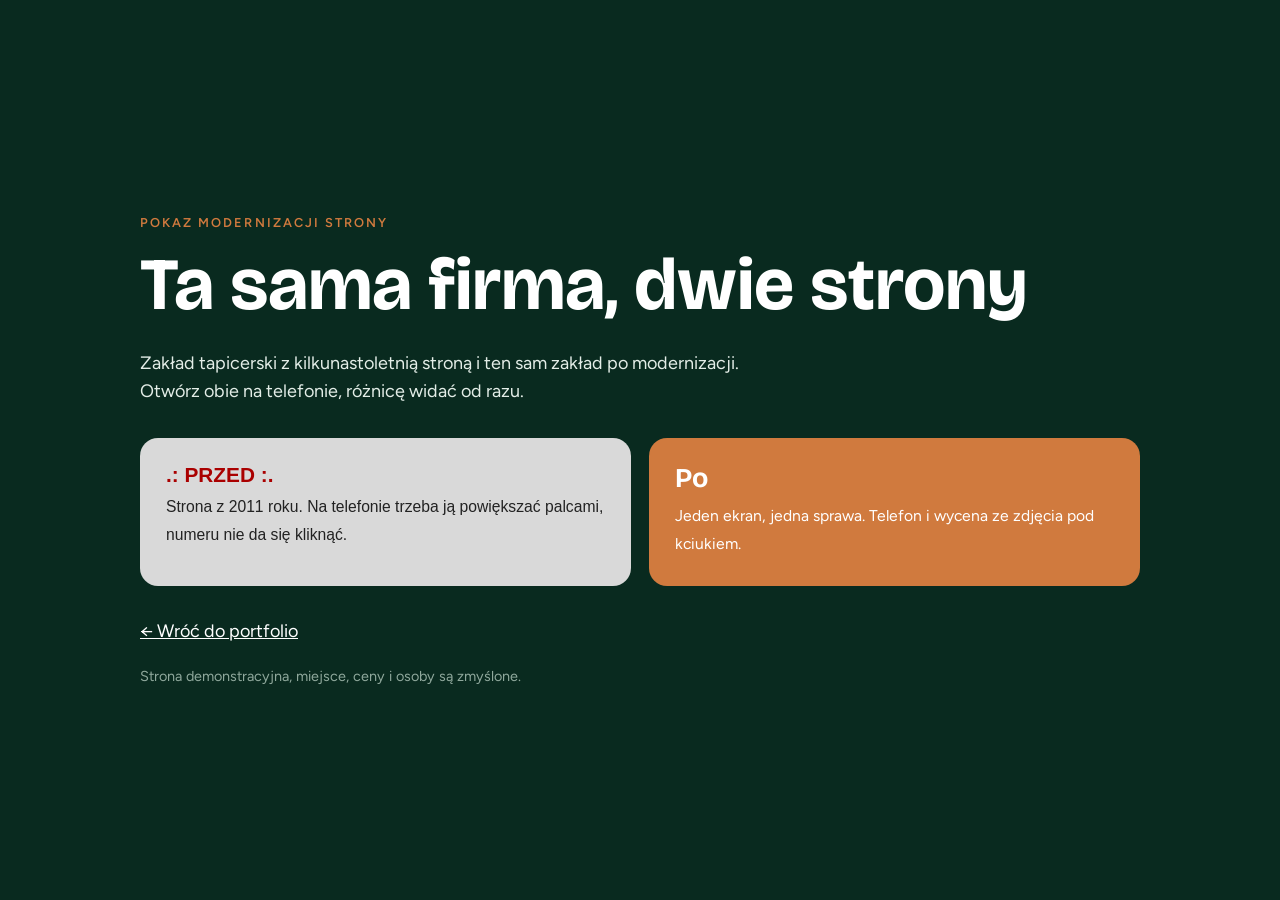
<file: index.html>
<!DOCTYPE html>
<html lang="pl">
<head>
<meta charset="utf-8">
<meta name="viewport" content="width=device-width,initial-scale=1">
<title>Modernizacja: przed i po — zakład tapicerski Sprężyna</title>
<meta name="robots" content="noindex">
<link rel="preconnect" href="https://fonts.googleapis.com">
<link rel="preconnect" href="https://fonts.gstatic.com" crossorigin>
<link href="https://fonts.googleapis.com/css2?family=Bricolage+Grotesque:opsz,wght@12..96,700&family=Figtree:wght@400;600&display=swap" rel="stylesheet">
<style>
*{box-sizing:border-box;margin:0;padding:0}
body{min-height:100vh;min-height:100svh;display:flex;flex-direction:column;justify-content:center;font-family:Figtree,system-ui,sans-serif;font-size:18px;line-height:1.55;background:#092a1f;color:#e3ede7;padding:clamp(24px,6vw,80px)}
main{width:100%;max-width:1000px;margin:0 auto}
.nad{font-size:.8rem;font-weight:600;letter-spacing:.16em;text-transform:uppercase;color:#d07a3e;margin-bottom:.9rem}
h1{font-family:"Bricolage Grotesque",sans-serif;font-size:clamp(2.3rem,7vw,4.6rem);line-height:1.05;color:#fff;margin-bottom:.35em}
p{max-width:36em}
.dwa{display:grid;grid-template-columns:1fr 1fr;gap:18px;margin:2rem 0}
.dwa a{display:block;border-radius:18px;padding:26px 26px 28px;text-decoration:none;transition:transform .15s}
.dwa a:hover{transform:translateY(-4px)}
.stara{background:#d9d9d9;color:#222;font-family:Verdana,sans-serif}
.nowa{background:#d07a3e;color:#fff}
.dwa b{display:block;font-family:"Bricolage Grotesque",sans-serif;font-size:1.7rem;line-height:1.1;margin-bottom:.3em}
.stara b{font-family:Verdana,sans-serif;font-size:1.3rem;color:#a00}
.dwa span{font-size:.98rem}
.demo{font-size:.9rem;color:#8fa89c}
@media (max-width:700px){.dwa{grid-template-columns:1fr}}
</style>
</head>
<body>
<main>
  <p class="nad">Pokaz modernizacji strony</p>
  <h1>Ta sama firma, dwie strony</h1>
  <p>Zakład tapicerski z kilkunastoletnią stroną i ten sam zakład po modernizacji. Otwórz obie na telefonie, różnicę widać od razu.</p>
  <div class="dwa">
    <a class="stara" href="przed/"><b>.: PRZED :.</b><span>Strona z 2011 roku. Na telefonie trzeba ją powiększać palcami, numeru nie da się kliknąć.</span></a>
    <a class="nowa" href="po/"><b>Po</b><span>Jeden ekran, jedna sprawa. Telefon i wycena ze zdjęcia pod kciukiem.</span></a>
  </div>
  <p style="margin-bottom:1.2rem"><a href="https://alexgreen-art.github.io/portfolio/" style="color:#fff">← Wróć do portfolio</a></p>
  <p class="demo">Strona demonstracyjna, miejsce, ceny i osoby są zmyślone.</p>
</main>
</body>
</html>
</file>
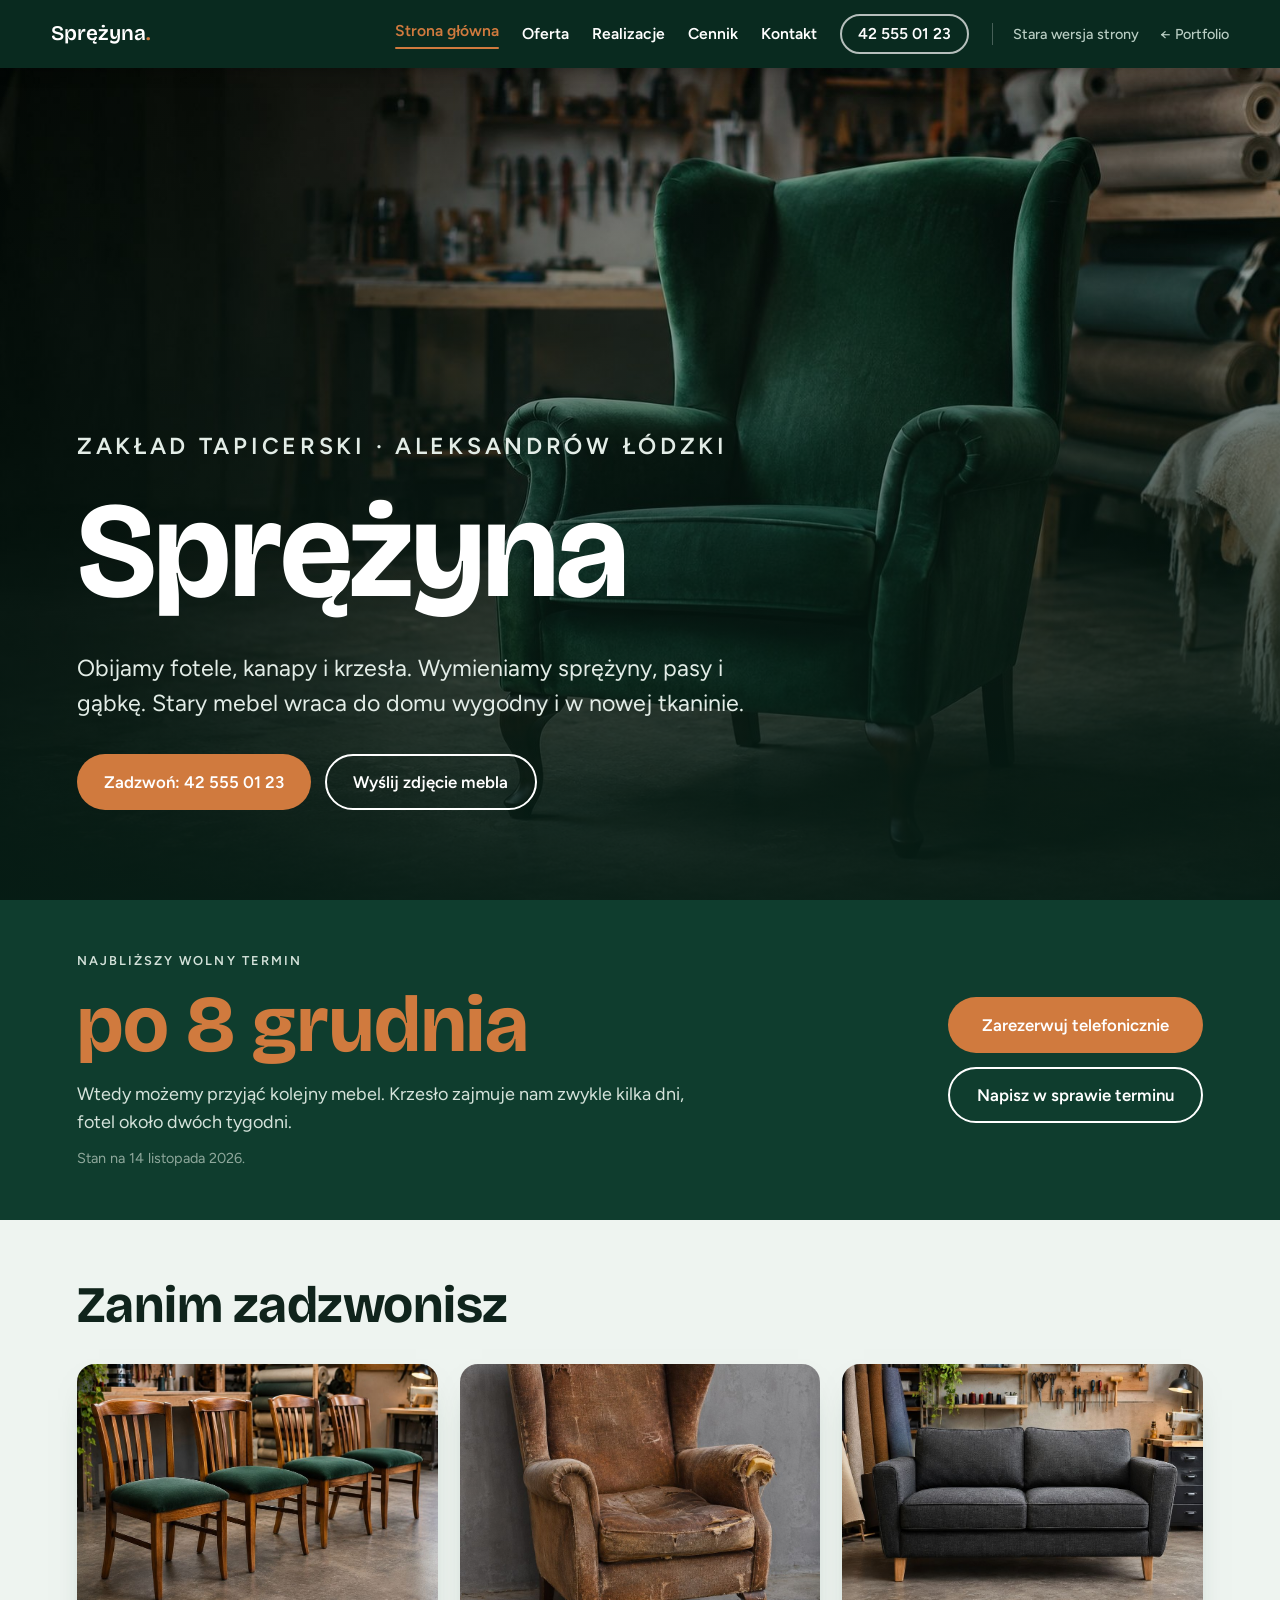
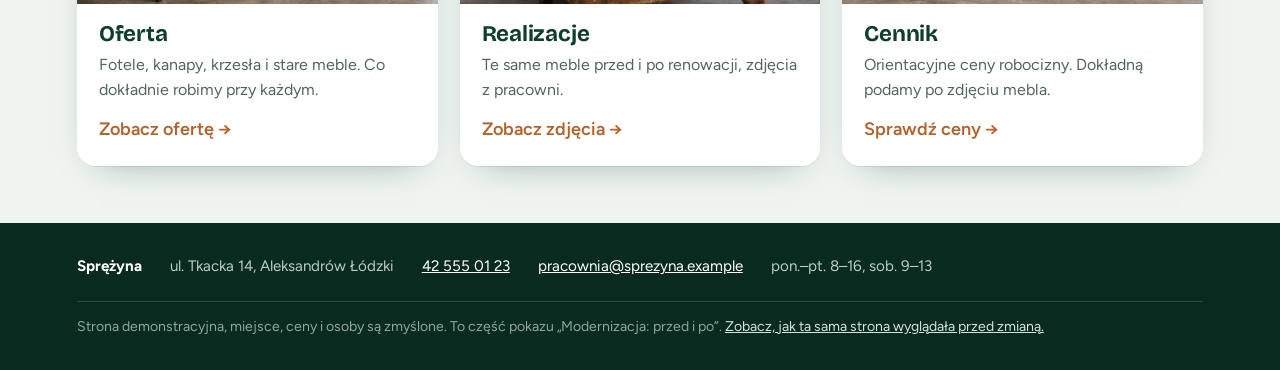
<file: po/index.html>
<!DOCTYPE html>
<html lang="pl">
<head>
<meta charset="utf-8">
<meta name="viewport" content="width=device-width,initial-scale=1">
<title>Sprężyna — zakład tapicerski, Aleksandrów Łódzki</title>
<meta name="description" content="Zakład tapicerski Sprężyna w Aleksandrowie Łódzkim. Obijamy fotele, kanapy i krzesła, wymieniamy sprężyny i pasy, odnawiamy stare meble.">
<meta name="robots" content="noindex">
<link rel="preconnect" href="https://fonts.googleapis.com">
<link rel="preconnect" href="https://fonts.gstatic.com" crossorigin>
<link href="https://fonts.googleapis.com/css2?family=Bricolage+Grotesque:opsz,wght@12..96,500;12..96,700&family=Figtree:wght@400;500;600&display=swap" rel="stylesheet">
<link rel="stylesheet" href="styl.css?v=4">
</head>
<body>

<header class="gora">
  <a class="znak" href="index.html">Sprężyna<span>.</span></a>
  <button id="menu-p" type="button" aria-expanded="false" aria-controls="menu">Menu</button>
  <nav id="menu">
      <a href="index.html" class="tu" aria-current="page">Strona główna</a>
      <a href="oferta.html">Oferta</a>
      <a href="realizacje.html">Realizacje</a>
      <a href="cennik.html">Cennik</a>
      <a href="kontakt.html">Kontakt</a>
      <a class="tel" href="tel:+48425550123">42 555 01 23</a>
      <span class="pokaz">
        <a href="../przed/">Stara wersja strony</a>
        <a href="https://alexgreen-art.github.io/portfolio/">← Portfolio</a>
      </span>
  </nav>
</header>

<main>
<section class="start">
  <img src="foto/start.jpg" alt="Odnowiony fotel uszak w pracowni tapicerskiej">
  <div class="wew">
    <p class="nadtytul">Zakład tapicerski · Aleksandrów Łódzki</p>
    <h1>Sprężyna</h1>
    <p>Obijamy fotele, kanapy i krzesła. Wymieniamy sprężyny, pasy i gąbkę. Stary mebel wraca do domu wygodny i w nowej tkaninie.</p>
    <div class="przyciski">
      <a class="przycisk glowny" href="tel:+48425550123">Zadzwoń: 42 555 01 23</a>
      <a class="przycisk obrys" href="mailto:pracownia@sprezyna.example?subject=Zapytanie%20o%20wycen%C4%99%20%E2%80%94%20zdj%C4%99cie%20mebla&body=Dzie%C5%84%20dobry%2C%0A%0Aw%20za%C5%82%C4%85czniku%20wysy%C5%82am%20zdj%C4%99cie%20mebla.%0AWymiary%20%28mniej%20wi%C4%99cej%29%3A%20%0ACo%20jest%20do%20zrobienia%3A%20%0A">Wyślij zdjęcie mebla</a>
    </div>
  </div>
</section>

<div class="ekran">
<section class="termin-pas">
  <div class="wew">
    <div>
      <p class="nadtytul">Najbliższy wolny termin</p>
      <p class="kiedy" id="kiedy">zadzwoń</p>
      <p>Wtedy możemy przyjąć kolejny mebel. Krzesło zajmuje nam zwykle kilka dni, fotel około dwóch tygodni.</p>
      <p class="stan" id="stan"></p>
    </div>
    <div class="przyciski">
      <a class="przycisk glowny" href="tel:+48425550123">Zarezerwuj telefonicznie</a>
      <a class="przycisk obrys" href="mailto:pracownia@sprezyna.example?subject=Zapytanie%20o%20wycen%C4%99%20%E2%80%94%20rezerwacja%20terminu">Napisz w sprawie terminu</a>
    </div>
  </div>
</section>

<section class="blok drogi">
  <div class="wew">
    <h2>Zanim zadzwonisz</h2>
    <div class="karty">
      <a class="karta" href="oferta.html">
        <img src="foto/krzesla.jpg" alt="" loading="lazy">
        <div><h3>Oferta</h3><p>Fotele, kanapy, krzesła i stare meble. Co dokładnie robimy przy każdym.</p><span class="dalej">Zobacz ofertę →</span></div>
      </a>
      <a class="karta" href="realizacje.html">
        <img src="foto/fotel-przed.jpg" alt="" loading="lazy" style="object-position:center 40%">
        <div><h3>Realizacje</h3><p>Te same meble przed i po renowacji, zdjęcia z pracowni.</p><span class="dalej">Zobacz zdjęcia →</span></div>
      </a>
      <a class="karta" href="cennik.html">
        <img src="foto/fotel.jpg" alt="" loading="lazy">
        <div><h3>Cennik</h3><p>Orientacyjne ceny robocizny. Dokładną podamy po zdjęciu mebla.</p><span class="dalej">Sprawdź ceny →</span></div>
      </a>
    </div>
  </div>
</section>
</div>
</main>

<footer class="stopka">
  <div class="wew">
    <b style="color:#fff">Sprężyna</b>
    <span>ul. Tkacka 14, Aleksandrów Łódzki</span>
    <a href="tel:+48425550123">42 555 01 23</a>
    <a href="mailto:pracownia@sprezyna.example?subject=Zapytanie%20o%20wycen%C4%99%20%E2%80%94%20tapicerka">pracownia@sprezyna.example</a>
    <span>pon.–pt. 8–16, sob. 9–13</span>
    <p class="demo">Strona demonstracyjna, miejsce, ceny i osoby są zmyślone. To część pokazu „Modernizacja: przed i po”. <a href="../przed/">Zobacz, jak ta sama strona wyglądała przed zmianą.</a></p>
  </div>
</footer>

<script src="../termin.js?v=2"></script>
<script>
var mp = document.getElementById("menu-p"), mn = document.getElementById("menu");
mp.addEventListener("click", function () {
  var o = mn.classList.toggle("otwarte");
  mp.setAttribute("aria-expanded", o);
  mp.textContent = o ? "Zamknij" : "Menu";
});
if (typeof NAJBLIZSZY_TERMIN === "string") document.getElementById("kiedy").textContent = NAJBLIZSZY_TERMIN;
if (typeof STAN_NA_DZIEN === "string") document.getElementById("stan").textContent = "Stan na " + STAN_NA_DZIEN + ".";
</script>
</body>
</html>
</file>
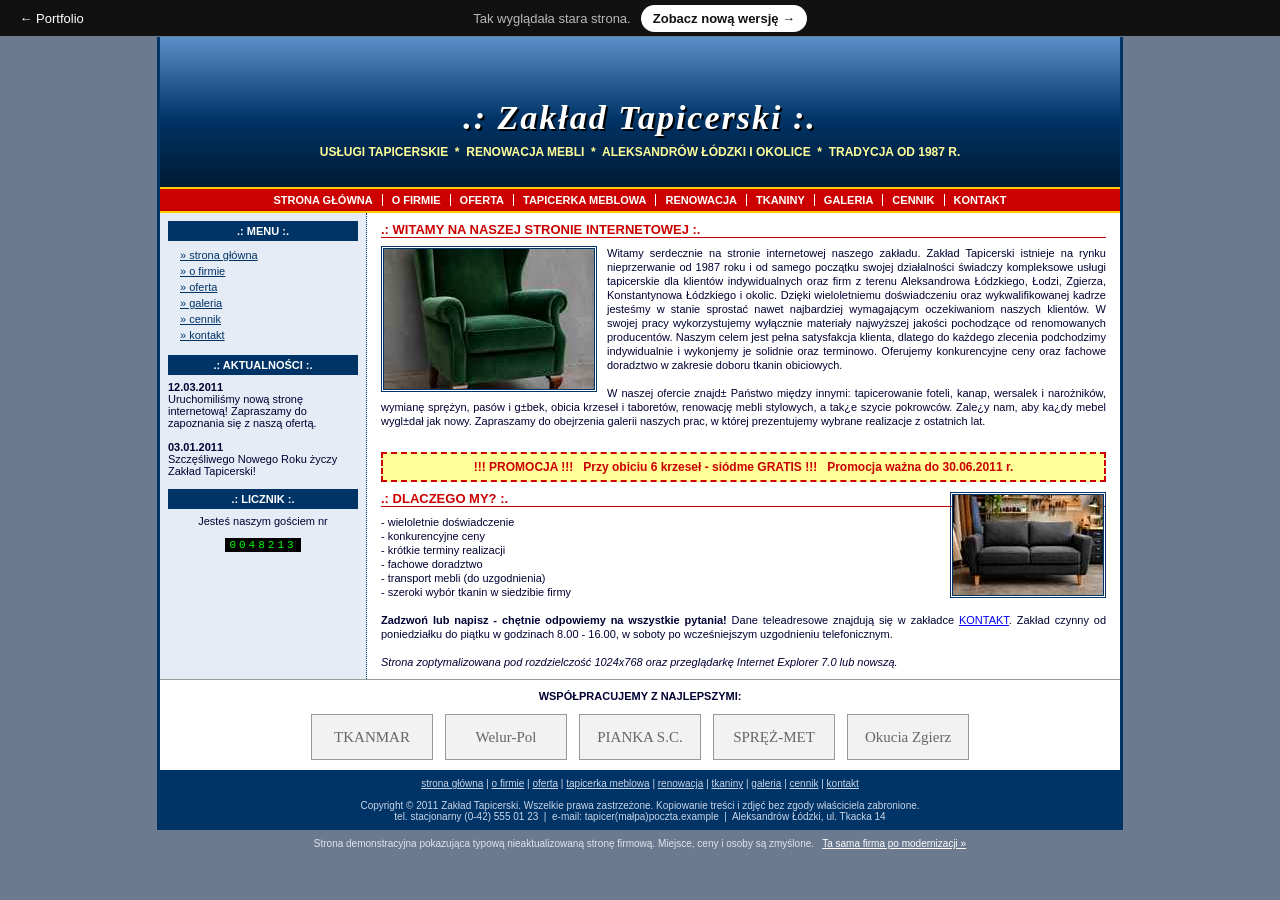
<file: przed/index.html>
<!DOCTYPE HTML PUBLIC "-//W3C//DTD HTML 4.01 Transitional//EN">
<html>
<head>
<meta http-equiv="Content-Type" content="text/html; charset=utf-8">
<title>.: ZAKŁAD TAPICERSKI :. usługi tapicerskie - tapicer - Aleksandrów Łódzki i okolice - obicia mebli - renowacja</title>
<meta name="description" content="Zakład Tapicerski - usługi tapicerskie Aleksandrów Łódzki, tapicer Łódź, obicia mebli, renowacja mebli, tapicerka">
<meta name="keywords" content="tapicer, tapicerstwo, usługi tapicerskie, obicia, fotele, kanapy, krzesła, Aleksandrów Łódzki, Łódź, Zgierz, Konstantynów, tanio, solidnie">
<meta name="robots" content="noindex">
<style type="text/css">
body { background: #6b7a8f url() repeat; margin: 0; padding: 0; font-family: Verdana, Arial, Helvetica, sans-serif; font-size: 11px; color: #000033; }
table { font-size: 11px; }
#calosc { width: 960px; margin: 0 auto; background: #ffffff; border-left: 3px solid #003366; border-right: 3px solid #003366; }
#baner { height: 150px; background: #003366; background: linear-gradient(#5b8fc7, #003366 55%, #001a33); color: #ffffff; text-align: center; }
#baner h1 { font-family: "Times New Roman", Times, serif; font-size: 34px; font-style: italic; margin: 0; padding-top: 34px; letter-spacing: 2px; text-shadow: 2px 2px 0 #000; }
#baner p { font-size: 12px; font-weight: bold; margin: 8px 0 0 0; color: #ffff99; }
#menu { background: #cc0000; border-top: 2px solid #ffcc00; border-bottom: 2px solid #ffcc00; text-align: center; padding: 5px 0; white-space: nowrap; }
#menu a { color: #ffffff; font-weight: bold; text-decoration: none; padding: 0 9px; font-size: 11px; border-right: 1px solid #ffffff; }
#menu a:hover { color: #ffff00; text-decoration: underline; }
.lewa { width: 190px; background: #e6ecf5; border-right: 1px dotted #003366; vertical-align: top; padding: 8px; }
.lewa h3 { background: #003366; color: #fff; font-size: 11px; margin: 0 0 6px 0; padding: 4px; text-align: center; }
.lewa a { display: block; color: #003366; padding: 2px 0 2px 12px; }
.srodek { vertical-align: top; padding: 10px 14px; text-align: justify; line-height: 14px; }
.srodek h2 { font-size: 13px; color: #cc0000; text-transform: uppercase; border-bottom: 1px solid #cc0000; margin: 0 0 8px 0; }
.srodek img { border: 3px double #003366; margin: 0 10px 6px 0; }
.promocja { background: #ffff99; border: 2px dashed #cc0000; color: #cc0000; font-weight: bold; text-align: center; padding: 6px; margin: 10px 0; font-size: 12px; }
.producenci { text-align: center; padding: 10px 0; border-top: 1px solid #999999; }
.producenci span { display: inline-block; width: 120px; height: 44px; line-height: 44px; border: 1px solid #999999; margin: 0 6px; color: #666666; font-family: "Times New Roman", serif; font-size: 15px; background: #f2f2f2; }
#stopka { background: #003366; color: #c9d6e8; text-align: center; padding: 8px 0; font-size: 10px; }
#stopka a { color: #c9d6e8; }
.licznik { font-family: "Courier New", monospace; background: #000; color: #00ff00; padding: 1px 4px; letter-spacing: 3px; }
.demo { width: 960px; margin: 0 auto; color: #dfe5ee; font-size: 10px; padding: 8px 0 14px 0; text-align: center; }
.demo a { color: #ffffff; }
/* pasek pokazu - nie nalezy do starej strony */
#pokaz { position: fixed; top: 0; left: 0; right: 0; z-index: 99; height: 2.8em; display: flex; align-items: center; justify-content: center; gap: 0.8em; padding: 0 0.6em; background: #111111; color: #ffffff; font-family: Arial, Helvetica, sans-serif; font-size: 13px; white-space: nowrap; }
#pokaz a { color: #ffffff; text-decoration: none; padding: 0.45em 0.9em; border-radius: 2em; }
#pokaz a.tu { background: #ffffff; color: #111111; font-weight: bold; }
#pokaz a.port { position: absolute; left: 0.6em; top: 50%; transform: translateY(-50%); }
#pokaz span { opacity: 0.7; }
body { padding-top: 37px; }
#budowa { display: none; position: fixed; left: 50%; top: 30%; width: 60%; margin-left: -30%; z-index: 98; background: #ffff99; border: 3px double #cc0000; color: #cc0000; font-family: Verdana, sans-serif; font-size: 13px; font-weight: bold; text-align: center; padding: 1.4em 0.5em; }
@media (max-device-width: 700px) { #pokaz { font-size: 3.6vw; justify-content: flex-end; } #pokaz span { display: none; } body { padding-top: 10.1vw; } #budowa { font-size: 3.6vw; } }
</style>
</head>
<body>
<div id="pokaz"><a class="port" href="https://alexgreen-art.github.io/portfolio/">&larr; Portfolio</a><span>Tak wyglądała stara strona.</span> <a class="tu" href="../po/">Zobacz nową wersję &rarr;</a></div>
<div id="budowa">.: STRONA W BUDOWIE :.<br><br>Zapraszamy wkrótce!</div>
<div id="calosc">

<table width="960" cellpadding="0" cellspacing="0" border="0">
<tr><td id="baner">
<h1>.: Zakład Tapicerski :.</h1>
<p>USŁUGI TAPICERSKIE &nbsp;*&nbsp; RENOWACJA MEBLI &nbsp;*&nbsp; ALEKSANDRÓW ŁÓDZKI I OKOLICE &nbsp;*&nbsp; TRADYCJA OD 1987 R.</p>
</td></tr>
<tr><td id="menu">
<a href="#">STRONA GŁÓWNA</a><a href="#">O FIRMIE</a><a href="#">OFERTA</a><a href="#">TAPICERKA MEBLOWA</a><a href="#">RENOWACJA</a><a href="#">TKANINY</a><a href="#">GALERIA</a><a href="#">CENNIK</a><a href="#" style="border-right:0">KONTAKT</a>
</td></tr>
</table>

<table width="960" cellpadding="0" cellspacing="0" border="0">
<tr>
<td class="lewa">
<h3>.: MENU :.</h3>
<a href="#">&raquo; strona główna</a>
<a href="#">&raquo; o firmie</a>
<a href="#">&raquo; oferta</a>
<a href="#">&raquo; galeria</a>
<a href="#">&raquo; cennik</a>
<a href="#">&raquo; kontakt</a>
<br>
<h3>.: AKTUALNOŚCI :.</h3>
<b>12.03.2011</b><br>
Uruchomiliśmy nową stronę internetową! Zapraszamy do zapoznania się z naszą ofertą.<br><br>
<b>03.01.2011</b><br>
Szczęśliwego Nowego Roku życzy Zakład Tapicerski!
<br><br>
<h3>.: LICZNIK :.</h3>
<center>Jesteś naszym gościem nr<br><br><span class="licznik">0048213</span></center>
</td>

<td class="srodek">
<h2>.: Witamy na naszej stronie internetowej :.</h2>
<img src="foto/fotel1.jpg" alt="fotel po renowacji" width="210" height="140" align="left">
Witamy serdecznie na stronie internetowej naszego zakładu. Zakład Tapicerski istnieje na rynku nieprzerwanie od 1987 roku i od samego początku swojej działalności świadczy kompleksowe usługi tapicerskie dla klientów indywidualnych oraz firm z terenu Aleksandrowa Łódzkiego, Łodzi, Zgierza, Konstantynowa Łódzkiego i okolic. Dzięki wieloletniemu doświadczeniu oraz wykwalifikowanej kadrze jesteśmy w stanie sprostać nawet najbardziej wymagającym oczekiwaniom naszych klientów. W swojej pracy wykorzystujemy wyłącznie materiały najwyższej jakości pochodzące od renomowanych producentów. Naszym celem jest pełna satysfakcja klienta, dlatego do każdego zlecenia podchodzimy indywidualnie i wykonjemy je solidnie oraz terminowo. Oferujemy konkurencyjne ceny oraz fachowe doradztwo w zakresie doboru tkanin obiciowych.
<br><br>
W naszej ofercie znajd± Państwo między innymi: tapicerowanie foteli, kanap, wersalek i narożników, wymianę sprężyn, pasów i g±bek, obicia krzeseł i taboretów, renowację mebli stylowych, a tak¿e szycie pokrowców. Zale¿y nam, aby ka¿dy mebel wygl±dał jak nowy. Zapraszamy do obejrzenia galerii naszych prac, w której prezentujemy wybrane realizacje z ostatnich lat.
<br><br>
<div class="promocja">!!! PROMOCJA !!! &nbsp; Przy obiciu 6 krzeseł - siódme GRATIS !!! &nbsp; Promocja ważna do 30.06.2011 r.</div>
<img src="foto/kanapa_przed_po_mala.jpg" alt="kanapa" width="150" height="100" align="right" style="margin:0 0 6px 10px">
<h2>.: Dlaczego my? :.</h2>
- wieloletnie doświadczenie<br>
- konkurencyjne ceny<br>
- krótkie terminy realizacji<br>
- fachowe doradztwo<br>
- transport mebli (do uzgodnienia)<br>
- szeroki wybór tkanin w siedzibie firmy<br>
<br>
<b>Zadzwoń lub napisz - chętnie odpowiemy na wszystkie pytania!</b> Dane teleadresowe znajdują się w zakładce <a href="#">KONTAKT</a>. Zakład czynny od poniedziałku do piątku w godzinach 8.00 - 16.00, w soboty po wcześniejszym uzgodnieniu telefonicznym.
<br><br>
<i>Strona zoptymalizowana pod rozdzielczość 1024x768 oraz przeglądarkę Internet Explorer 7.0 lub nowszą.</i>
</td>
</tr>
</table>

<div class="producenci">
<b>WSPÓŁPRACUJEMY Z NAJLEPSZYMI:</b><br><br>
<span>TKANMAR</span><span>Welur-Pol</span><span>PIANKA S.C.</span><span>SPRĘŻ-MET</span><span>Okucia Zgierz</span>
</div>

<div id="stopka">
<a href="#">strona główna</a> | <a href="#">o firmie</a> | <a href="#">oferta</a> | <a href="#">tapicerka meblowa</a> | <a href="#">renowacja</a> | <a href="#">tkaniny</a> | <a href="#">galeria</a> | <a href="#">cennik</a> | <a href="#">kontakt</a>
<br><br>
Copyright &copy; 2011 Zakład Tapicerski. Wszelkie prawa zastrzeżone. Kopiowanie treści i zdjęć bez zgody właściciela zabronione.
<br>
tel. stacjonarny (0-42) 555 01 23 &nbsp;|&nbsp; e-mail: tapicer(małpa)poczta.example &nbsp;|&nbsp; Aleksandrów Łódzki, ul. Tkacka 14
</div>

</div>
<div class="demo">Strona demonstracyjna pokazująca typową nieaktualizowaną stronę firmową. Miejsce, ceny i osoby są zmyślone. &nbsp; <a href="../po/">Ta sama firma po modernizacji &raquo;</a></div>
<script type="text/javascript">
var linki = document.getElementById("calosc").getElementsByTagName("a");
var okno = document.getElementById("budowa");
var zegar;
for (var i = 0; i < linki.length; i++) {
  linki[i].onclick = function () {
    okno.style.display = "block";
    clearTimeout(zegar);
    zegar = setTimeout(function () { okno.style.display = "none"; }, 1800);
    return false;
  };
}
</script>
</body>
</html>
</file>
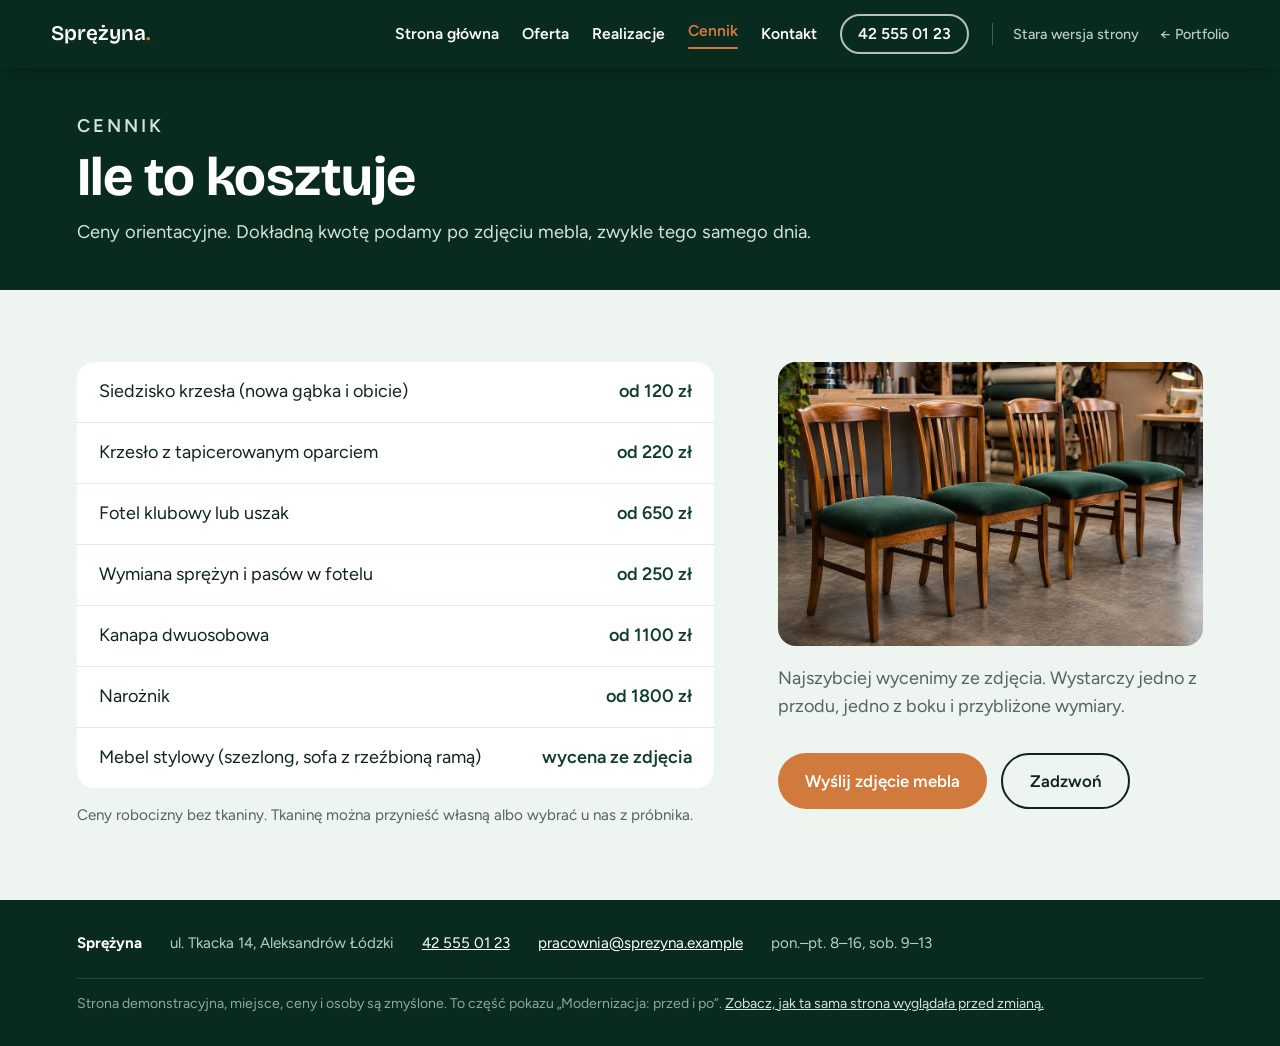
<file: po/cennik.html>
<!DOCTYPE html>
<html lang="pl">
<head>
<meta charset="utf-8">
<meta name="viewport" content="width=device-width,initial-scale=1">
<title>Cennik — Sprężyna, zakład tapicerski</title>
<meta name="description" content="Orientacyjne ceny usług tapicerskich: krzesła, fotele, kanapy, narożniki.">
<meta name="robots" content="noindex">
<link rel="preconnect" href="https://fonts.googleapis.com">
<link rel="preconnect" href="https://fonts.gstatic.com" crossorigin>
<link href="https://fonts.googleapis.com/css2?family=Bricolage+Grotesque:opsz,wght@12..96,500;12..96,700&family=Figtree:wght@400;500;600&display=swap" rel="stylesheet">
<link rel="stylesheet" href="styl.css?v=4">
</head>
<body>

<header class="gora">
  <a class="znak" href="index.html">Sprężyna<span>.</span></a>
  <button id="menu-p" type="button" aria-expanded="false" aria-controls="menu">Menu</button>
  <nav id="menu">
      <a href="index.html">Strona główna</a>
      <a href="oferta.html">Oferta</a>
      <a href="realizacje.html">Realizacje</a>
      <a href="cennik.html" class="tu" aria-current="page">Cennik</a>
      <a href="kontakt.html">Kontakt</a>
      <a class="tel" href="tel:+48425550123">42 555 01 23</a>
      <span class="pokaz">
        <a href="../przed/">Stara wersja strony</a>
        <a href="https://alexgreen-art.github.io/portfolio/">← Portfolio</a>
      </span>
  </nav>
</header>

<main>
<div class="ekran">
<section class="tytul">
  <div class="wew">
    <p class="nadtytul">Cennik</p>
    <h1>Ile to kosztuje</h1>
    <p>Ceny orientacyjne. Dokładną kwotę podamy po zdjęciu mebla, zwykle tego samego dnia.</p>
  </div>
</section>
<section class="blok">
  <div class="wew cennik-uklad">
    <div>
      <table class="cennik"><tbody id="ceny"><tr><td>Cennik się wczytuje…</td><td></td></tr></tbody></table>
      <p class="uwaga" id="uwaga"></p>
    </div>
    <aside>
      <img src="foto/krzesla.jpg" alt="Krzesła z nowymi siedziskami" loading="lazy">
      <p>Najszybciej wycenimy ze zdjęcia. Wystarczy jedno z przodu, jedno z boku i przybliżone wymiary.</p>
      <div class="przyciski">
        <a class="przycisk glowny" href="mailto:pracownia@sprezyna.example?subject=Zapytanie%20o%20wycen%C4%99%20%E2%80%94%20zdj%C4%99cie%20mebla&body=Dzie%C5%84%20dobry%2C%0A%0Aw%20za%C5%82%C4%85czniku%20wysy%C5%82am%20zdj%C4%99cie%20mebla.%0AWymiary%20%28mniej%20wi%C4%99cej%29%3A%20%0ACo%20jest%20do%20zrobienia%3A%20%0A">Wyślij zdjęcie mebla</a>
        <a class="przycisk obrys" href="tel:+48425550123">Zadzwoń</a>
      </div>
    </aside>
  </div>
</section>
</div>
</main>

<footer class="stopka">
  <div class="wew">
    <b style="color:#fff">Sprężyna</b>
    <span>ul. Tkacka 14, Aleksandrów Łódzki</span>
    <a href="tel:+48425550123">42 555 01 23</a>
    <a href="mailto:pracownia@sprezyna.example?subject=Zapytanie%20o%20wycen%C4%99%20%E2%80%94%20tapicerka">pracownia@sprezyna.example</a>
    <span>pon.–pt. 8–16, sob. 9–13</span>
    <p class="demo">Strona demonstracyjna, miejsce, ceny i osoby są zmyślone. To część pokazu „Modernizacja: przed i po”. <a href="../przed/">Zobacz, jak ta sama strona wyglądała przed zmianą.</a></p>
  </div>
</footer>

<script src="../termin.js?v=2"></script>
<script>
var mp = document.getElementById("menu-p"), mn = document.getElementById("menu");
mp.addEventListener("click", function () {
  var o = mn.classList.toggle("otwarte");
  mp.setAttribute("aria-expanded", o);
  mp.textContent = o ? "Zamknij" : "Menu";
});
if (typeof CENNIK === "object") {
  var tb = document.getElementById("ceny"); tb.innerHTML = "";
  CENNIK.forEach(function (w) {
    var tr = document.createElement("tr");
    var a = document.createElement("td"); a.textContent = w[0];
    var b = document.createElement("td"); b.textContent = w[1];
    tr.appendChild(a); tr.appendChild(b); tb.appendChild(tr);
  });
}
if (typeof CENNIK_UWAGA === "string") document.getElementById("uwaga").textContent = CENNIK_UWAGA;
</script>
</body>
</html>
</file>
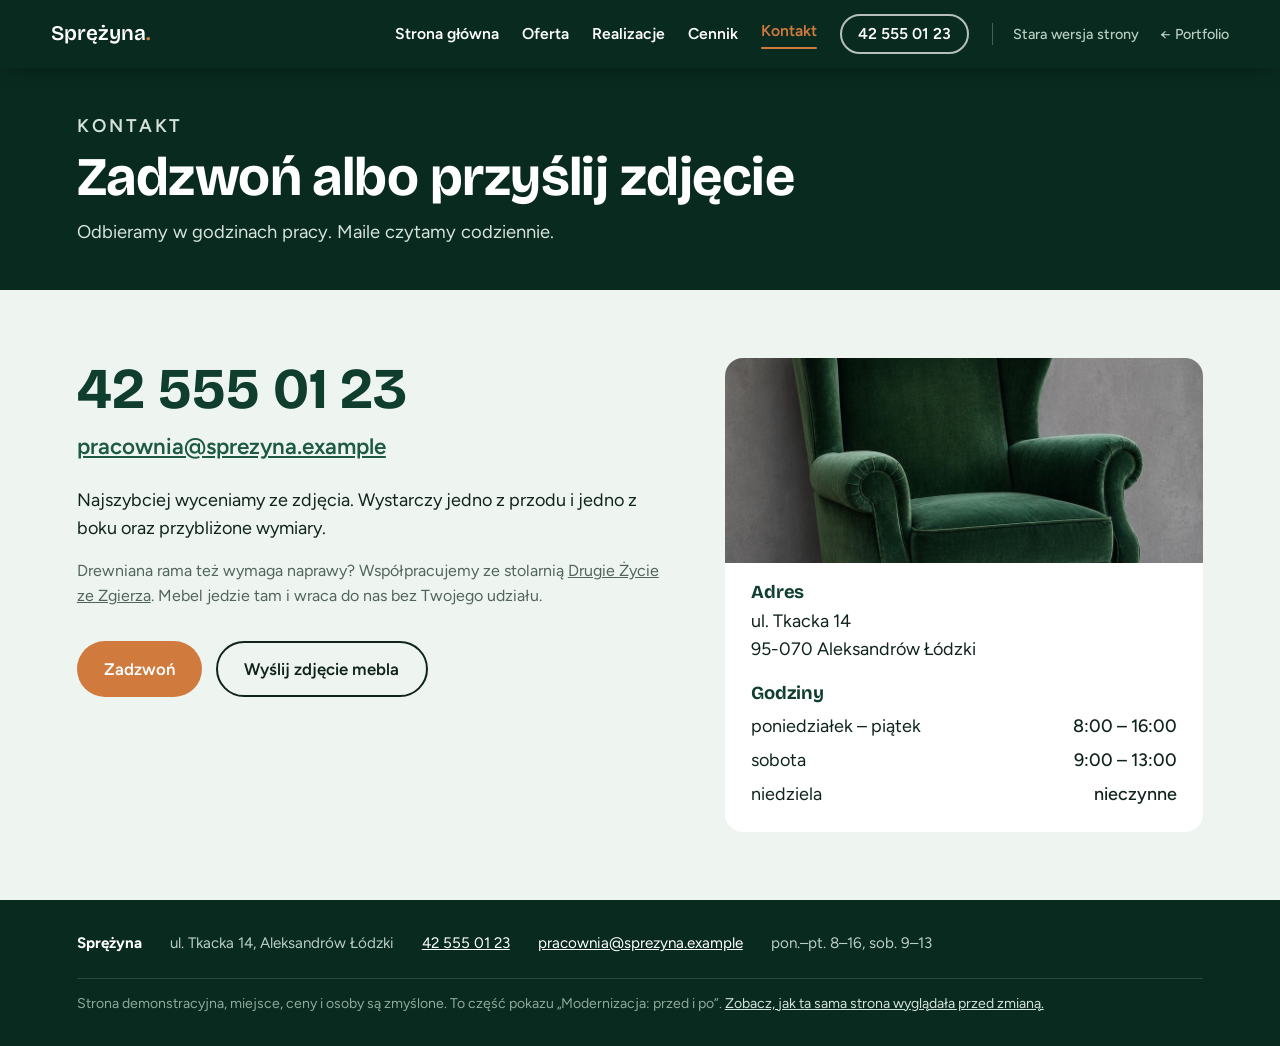
<file: po/kontakt.html>
<!DOCTYPE html>
<html lang="pl">
<head>
<meta charset="utf-8">
<meta name="viewport" content="width=device-width,initial-scale=1">
<title>Kontakt — Sprężyna, zakład tapicerski</title>
<meta name="description" content="Telefon, adres i godziny otwarcia zakładu tapicerskiego Sprężyna w Aleksandrowie Łódzkim.">
<meta name="robots" content="noindex">
<link rel="preconnect" href="https://fonts.googleapis.com">
<link rel="preconnect" href="https://fonts.gstatic.com" crossorigin>
<link href="https://fonts.googleapis.com/css2?family=Bricolage+Grotesque:opsz,wght@12..96,500;12..96,700&family=Figtree:wght@400;500;600&display=swap" rel="stylesheet">
<link rel="stylesheet" href="styl.css?v=4">
</head>
<body>

<header class="gora">
  <a class="znak" href="index.html">Sprężyna<span>.</span></a>
  <button id="menu-p" type="button" aria-expanded="false" aria-controls="menu">Menu</button>
  <nav id="menu">
      <a href="index.html">Strona główna</a>
      <a href="oferta.html">Oferta</a>
      <a href="realizacje.html">Realizacje</a>
      <a href="cennik.html">Cennik</a>
      <a href="kontakt.html" class="tu" aria-current="page">Kontakt</a>
      <a class="tel" href="tel:+48425550123">42 555 01 23</a>
      <span class="pokaz">
        <a href="../przed/">Stara wersja strony</a>
        <a href="https://alexgreen-art.github.io/portfolio/">← Portfolio</a>
      </span>
  </nav>
</header>

<main>
<div class="ekran">
<section class="tytul">
  <div class="wew">
    <p class="nadtytul">Kontakt</p>
    <h1>Zadzwoń albo przyślij zdjęcie</h1>
    <p>Odbieramy w godzinach pracy. Maile czytamy codziennie.</p>
  </div>
</section>
<section class="blok">
  <div class="wew kontakt">
    <div>
      <a class="duzy" href="tel:+48425550123">42 555 01 23</a>
      <a class="mail" href="mailto:pracownia@sprezyna.example?subject=Zapytanie%20o%20wycen%C4%99%20%E2%80%94%20tapicerka">pracownia@sprezyna.example</a>
      <p>Najszybciej wyceniamy ze zdjęcia. Wystarczy jedno z przodu i jedno z boku oraz przybliżone wymiary.</p>
      <p class="sasiad">Drewniana rama też wymaga naprawy? Współpracujemy ze stolarnią <a href="https://alexgreen-art.github.io/stolarnia/">Drugie Życie ze Zgierza</a>. Mebel jedzie tam i wraca do nas bez Twojego udziału.</p>
      <div class="przyciski">
        <a class="przycisk glowny" href="tel:+48425550123">Zadzwoń</a>
        <a class="przycisk obrys" href="mailto:pracownia@sprezyna.example?subject=Zapytanie%20o%20wycen%C4%99%20%E2%80%94%20zdj%C4%99cie%20mebla&body=Dzie%C5%84%20dobry%2C%0A%0Aw%20za%C5%82%C4%85czniku%20wysy%C5%82am%20zdj%C4%99cie%20mebla.%0AWymiary%20%28mniej%20wi%C4%99cej%29%3A%20%0ACo%20jest%20do%20zrobienia%3A%20%0A">Wyślij zdjęcie mebla</a>
      </div>
    </div>
    <div class="dane">
      <img src="foto/fotel-po.jpg" alt="Fotel uszak po renowacji" loading="lazy" style="object-position:center 35%">
      <div>
        <h3>Adres</h3>
        <p>ul. Tkacka 14<br>95-070 Aleksandrów Łódzki</p>
        <h3>Godziny</h3>
        <table>
          <tr><td>poniedziałek – piątek</td><td>8:00 – 16:00</td></tr>
          <tr><td>sobota</td><td>9:00 – 13:00</td></tr>
          <tr><td>niedziela</td><td>nieczynne</td></tr>
        </table>
      </div>
    </div>
  </div>
</section>
</div>
</main>

<footer class="stopka">
  <div class="wew">
    <b style="color:#fff">Sprężyna</b>
    <span>ul. Tkacka 14, Aleksandrów Łódzki</span>
    <a href="tel:+48425550123">42 555 01 23</a>
    <a href="mailto:pracownia@sprezyna.example?subject=Zapytanie%20o%20wycen%C4%99%20%E2%80%94%20tapicerka">pracownia@sprezyna.example</a>
    <span>pon.–pt. 8–16, sob. 9–13</span>
    <p class="demo">Strona demonstracyjna, miejsce, ceny i osoby są zmyślone. To część pokazu „Modernizacja: przed i po”. <a href="../przed/">Zobacz, jak ta sama strona wyglądała przed zmianą.</a></p>
  </div>
</footer>

<script>
var mp = document.getElementById("menu-p"), mn = document.getElementById("menu");
mp.addEventListener("click", function () {
  var o = mn.classList.toggle("otwarte");
  mp.setAttribute("aria-expanded", o);
  mp.textContent = o ? "Zamknij" : "Menu";
});
</script>
</body>
</html>
</file>
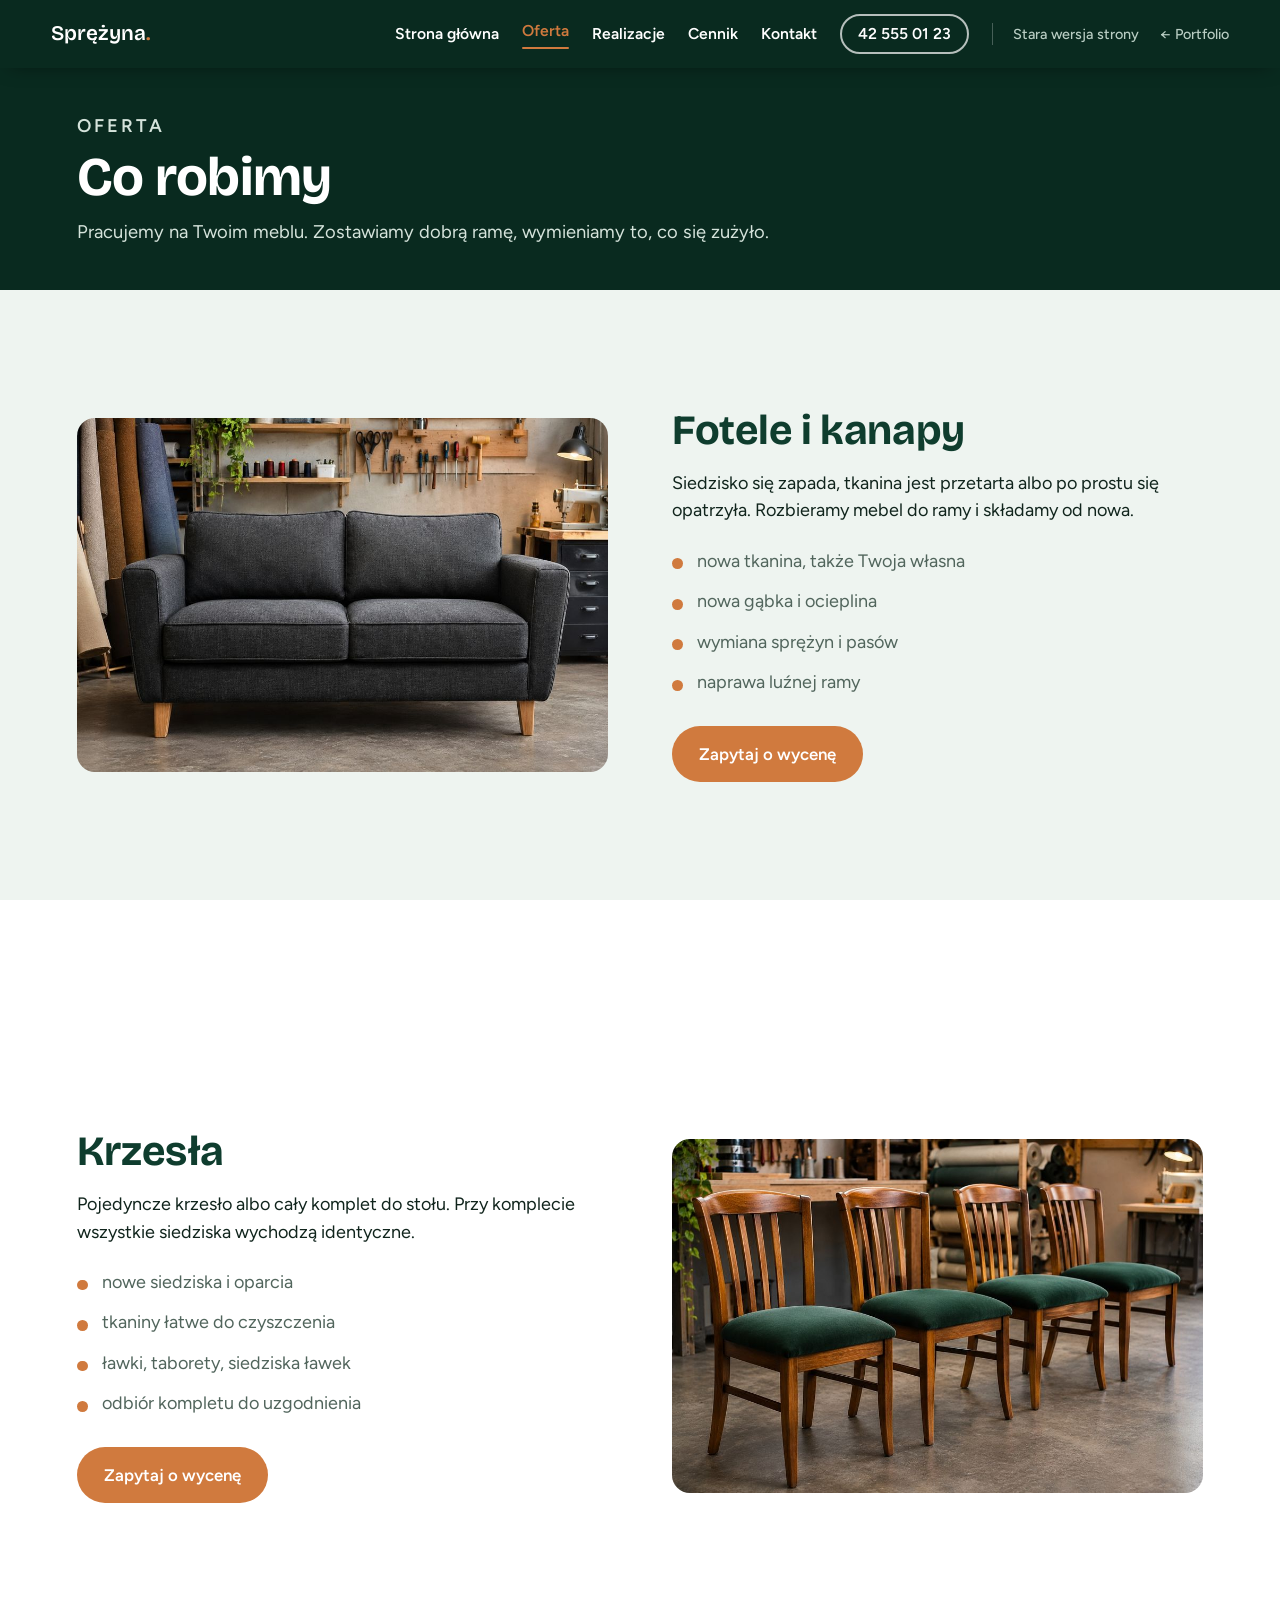
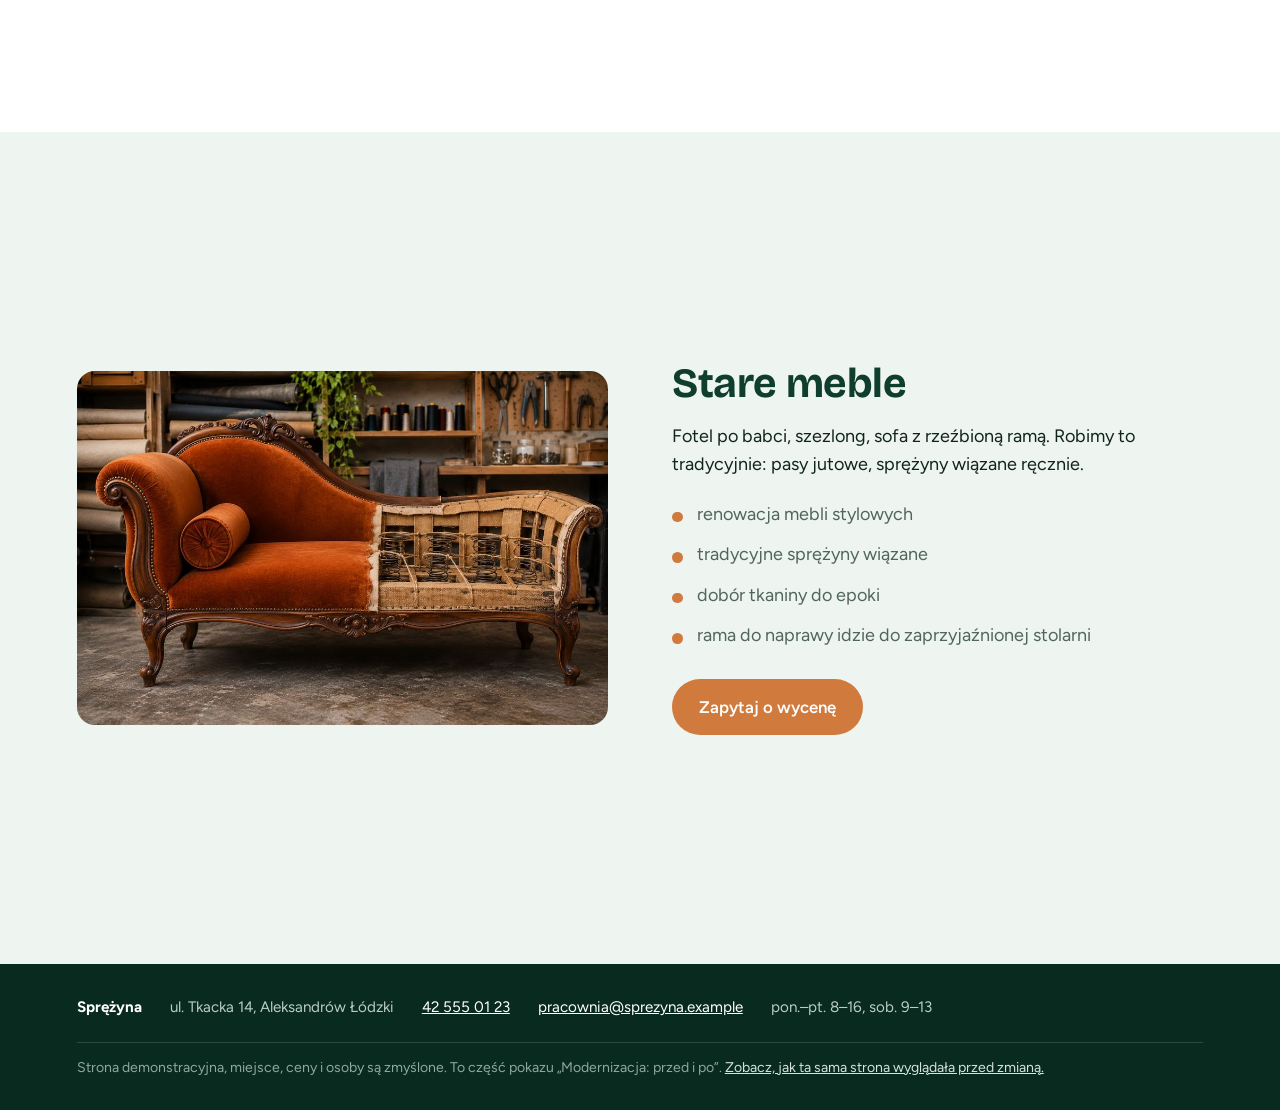
<file: po/oferta.html>
<!DOCTYPE html>
<html lang="pl">
<head>
<meta charset="utf-8">
<meta name="viewport" content="width=device-width,initial-scale=1">
<title>Oferta — Sprężyna, zakład tapicerski</title>
<meta name="description" content="Obicia foteli, kanap i krzeseł, wymiana sprężyn i gąbki, renowacja mebli stylowych.">
<meta name="robots" content="noindex">
<link rel="preconnect" href="https://fonts.googleapis.com">
<link rel="preconnect" href="https://fonts.gstatic.com" crossorigin>
<link href="https://fonts.googleapis.com/css2?family=Bricolage+Grotesque:opsz,wght@12..96,500;12..96,700&family=Figtree:wght@400;500;600&display=swap" rel="stylesheet">
<link rel="stylesheet" href="styl.css?v=4">
</head>
<body>

<header class="gora">
  <a class="znak" href="index.html">Sprężyna<span>.</span></a>
  <button id="menu-p" type="button" aria-expanded="false" aria-controls="menu">Menu</button>
  <nav id="menu">
      <a href="index.html">Strona główna</a>
      <a href="oferta.html" class="tu" aria-current="page">Oferta</a>
      <a href="realizacje.html">Realizacje</a>
      <a href="cennik.html">Cennik</a>
      <a href="kontakt.html">Kontakt</a>
      <a class="tel" href="tel:+48425550123">42 555 01 23</a>
      <span class="pokaz">
        <a href="../przed/">Stara wersja strony</a>
        <a href="https://alexgreen-art.github.io/portfolio/">← Portfolio</a>
      </span>
  </nav>
</header>

<main>
<div class="ekran">
<section class="tytul">
  <div class="wew">
    <p class="nadtytul">Oferta</p>
    <h1>Co robimy</h1>
    <p>Pracujemy na Twoim meblu. Zostawiamy dobrą ramę, wymieniamy to, co się zużyło.</p>
  </div>
</section>
<section class="blok">
  <div class="wew">
    <article class="usluga">
      <img src="foto/fotel.jpg" alt="Kanapa po renowacji w pracowni" loading="lazy">
      <div>
        <h2>Fotele i kanapy</h2>
        <p>Siedzisko się zapada, tkanina jest przetarta albo po prostu się opatrzyła. Rozbieramy mebel do ramy i składamy od nowa.</p>
        <ul><li>nowa tkanina, także Twoja własna</li><li>nowa gąbka i ocieplina</li><li>wymiana sprężyn i pasów</li><li>naprawa luźnej ramy</li></ul>
        <div class="przyciski"><a class="przycisk glowny" href="mailto:pracownia@sprezyna.example?subject=Zapytanie%20o%20wycen%C4%99%20%E2%80%94%20fotel%20lub%20kanapa&body=Dzie%C5%84%20dobry%2C%0A%0Aw%20za%C5%82%C4%85czniku%20wysy%C5%82am%20zdj%C4%99cie%20mebla.%0AWymiary%20%28mniej%20wi%C4%99cej%29%3A%20%0ACo%20jest%20do%20zrobienia%3A%20%0A">Zapytaj o wycenę</a></div>
      </div>
    </article>
  </div>
</section>
</div>
<section class="blok ekran blok-biale">
  <div class="wew">
    <article class="usluga">
      <img src="foto/krzesla.jpg" alt="Krzesła z nowymi siedziskami" loading="lazy">
      <div>
        <h2>Krzesła</h2>
        <p>Pojedyncze krzesło albo cały komplet do stołu. Przy komplecie wszystkie siedziska wychodzą identyczne.</p>
        <ul><li>nowe siedziska i oparcia</li><li>tkaniny łatwe do czyszczenia</li><li>ławki, taborety, siedziska ławek</li><li>odbiór kompletu do uzgodnienia</li></ul>
        <div class="przyciski"><a class="przycisk glowny" href="mailto:pracownia@sprezyna.example?subject=Zapytanie%20o%20wycen%C4%99%20%E2%80%94%20obicie%20krzese%C5%82&body=Dzie%C5%84%20dobry%2C%0A%0Aw%20za%C5%82%C4%85czniku%20wysy%C5%82am%20zdj%C4%99cie%20mebla.%0AWymiary%20%28mniej%20wi%C4%99cej%29%3A%20%0ACo%20jest%20do%20zrobienia%3A%20%0A">Zapytaj o wycenę</a></div>
      </div>
    </article>
  </div>
</section>
<section class="blok ekran">
  <div class="wew">
    <article class="usluga">
      <img src="foto/stary.jpg" alt="Szezlong w trakcie renowacji" loading="lazy">
      <div>
        <h2>Stare meble</h2>
        <p>Fotel po babci, szezlong, sofa z rzeźbioną ramą. Robimy to tradycyjnie: pasy jutowe, sprężyny wiązane ręcznie.</p>
        <ul><li>renowacja mebli stylowych</li><li>tradycyjne sprężyny wiązane</li><li>dobór tkaniny do epoki</li><li>rama do naprawy idzie do zaprzyjaźnionej stolarni</li></ul>
        <div class="przyciski"><a class="przycisk glowny" href="mailto:pracownia@sprezyna.example?subject=Zapytanie%20o%20wycen%C4%99%20%E2%80%94%20stary%20mebel%20do%20odnowienia&body=Dzie%C5%84%20dobry%2C%0A%0Aw%20za%C5%82%C4%85czniku%20wysy%C5%82am%20zdj%C4%99cie%20mebla.%0AWymiary%20%28mniej%20wi%C4%99cej%29%3A%20%0ACo%20jest%20do%20zrobienia%3A%20%0A">Zapytaj o wycenę</a></div>
      </div>
    </article>
  </div>
</section>
</main>

<footer class="stopka">
  <div class="wew">
    <b style="color:#fff">Sprężyna</b>
    <span>ul. Tkacka 14, Aleksandrów Łódzki</span>
    <a href="tel:+48425550123">42 555 01 23</a>
    <a href="mailto:pracownia@sprezyna.example?subject=Zapytanie%20o%20wycen%C4%99%20%E2%80%94%20tapicerka">pracownia@sprezyna.example</a>
    <span>pon.–pt. 8–16, sob. 9–13</span>
    <p class="demo">Strona demonstracyjna, miejsce, ceny i osoby są zmyślone. To część pokazu „Modernizacja: przed i po”. <a href="../przed/">Zobacz, jak ta sama strona wyglądała przed zmianą.</a></p>
  </div>
</footer>

<script>
var mp = document.getElementById("menu-p"), mn = document.getElementById("menu");
mp.addEventListener("click", function () {
  var o = mn.classList.toggle("otwarte");
  mp.setAttribute("aria-expanded", o);
  mp.textContent = o ? "Zamknij" : "Menu";
});
</script>
</body>
</html>
</file>
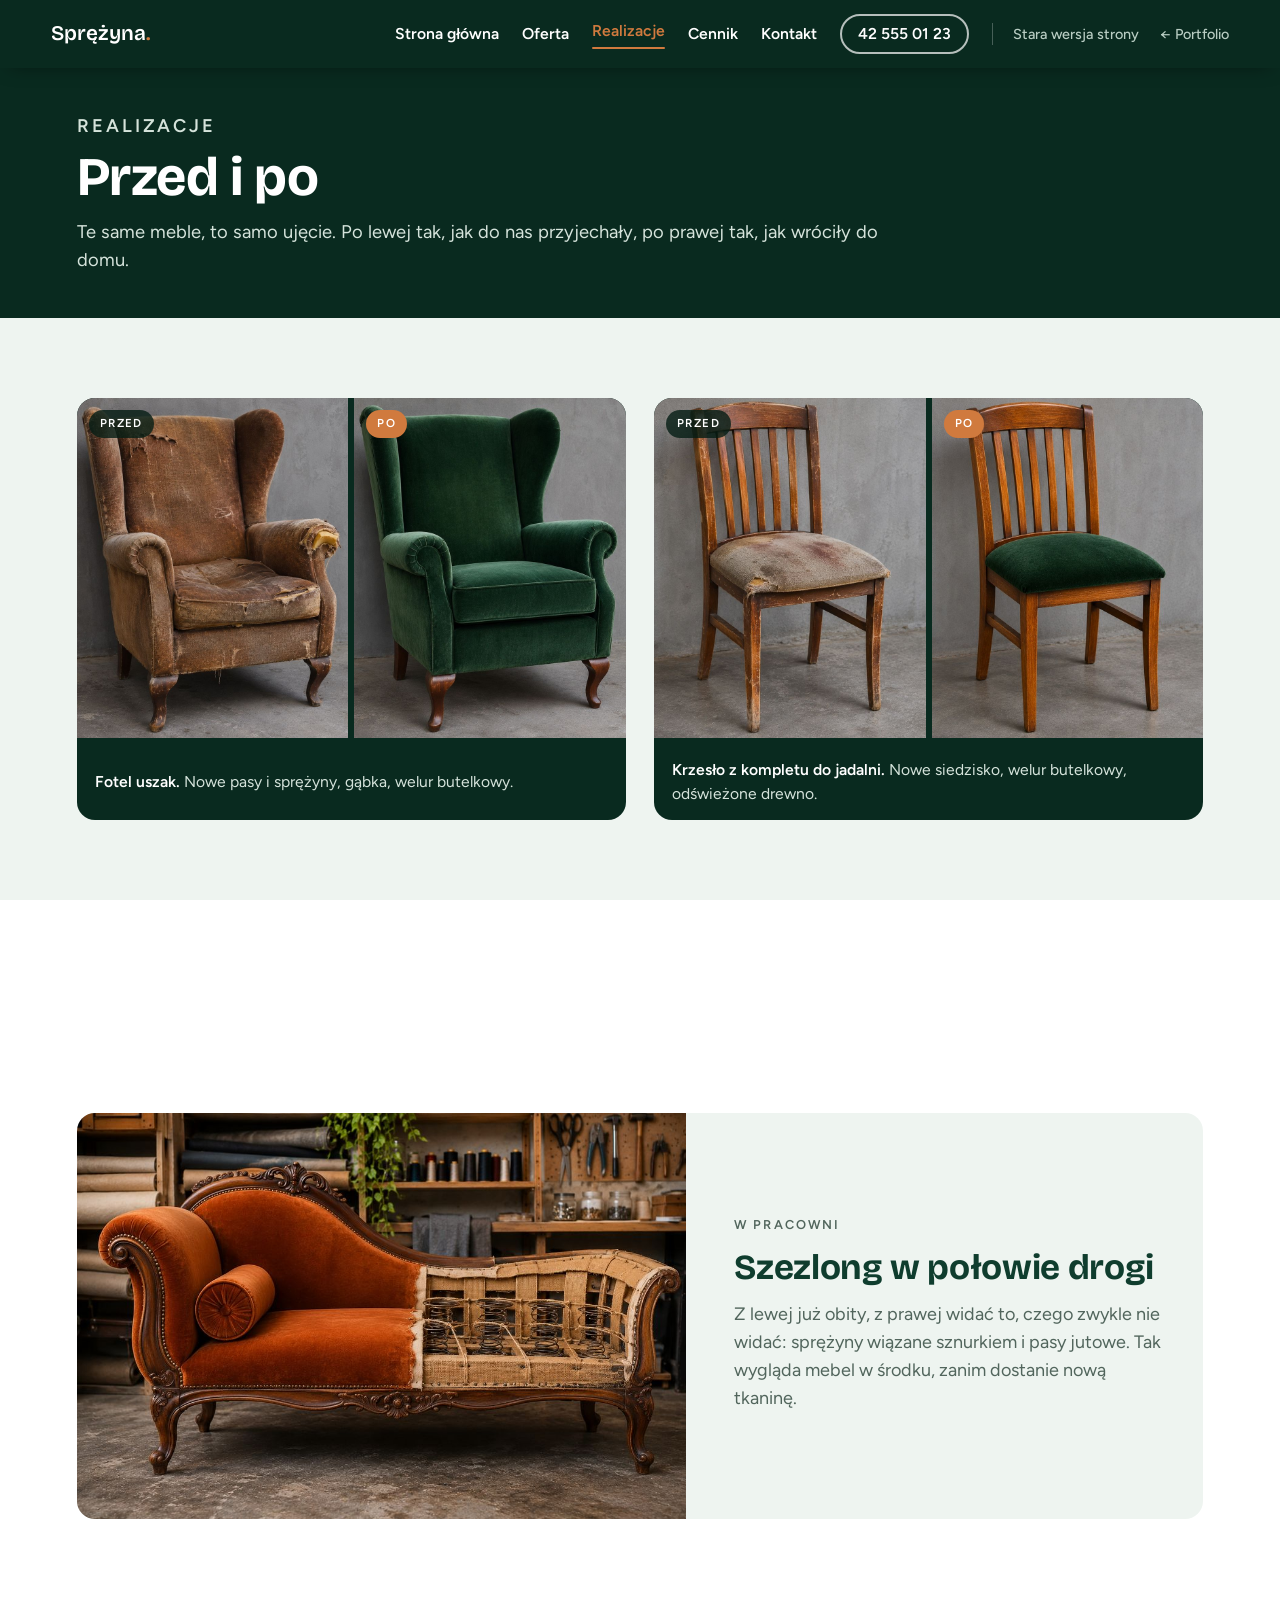
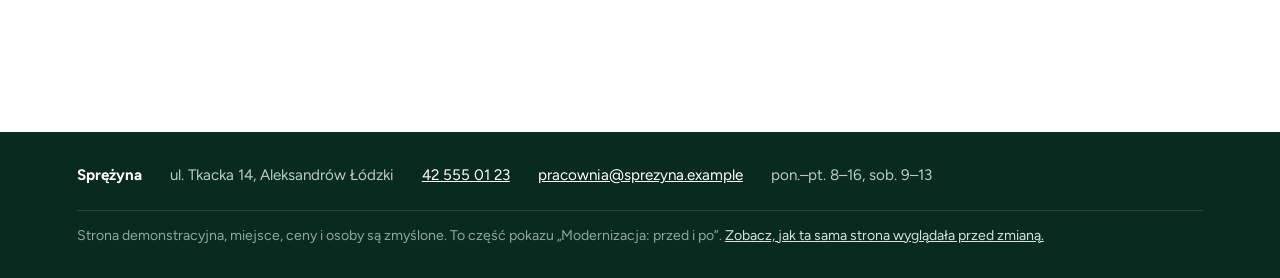
<file: po/realizacje.html>
<!DOCTYPE html>
<html lang="pl">
<head>
<meta charset="utf-8">
<meta name="viewport" content="width=device-width,initial-scale=1">
<title>Realizacje — Sprężyna, zakład tapicerski</title>
<meta name="description" content="Zdjęcia mebli przed i po renowacji w zakładzie tapicerskim Sprężyna.">
<meta name="robots" content="noindex">
<link rel="preconnect" href="https://fonts.googleapis.com">
<link rel="preconnect" href="https://fonts.gstatic.com" crossorigin>
<link href="https://fonts.googleapis.com/css2?family=Bricolage+Grotesque:opsz,wght@12..96,500;12..96,700&family=Figtree:wght@400;500;600&display=swap" rel="stylesheet">
<link rel="stylesheet" href="styl.css?v=4">
</head>
<body>

<header class="gora">
  <a class="znak" href="index.html">Sprężyna<span>.</span></a>
  <button id="menu-p" type="button" aria-expanded="false" aria-controls="menu">Menu</button>
  <nav id="menu">
      <a href="index.html">Strona główna</a>
      <a href="oferta.html">Oferta</a>
      <a href="realizacje.html" class="tu" aria-current="page">Realizacje</a>
      <a href="cennik.html">Cennik</a>
      <a href="kontakt.html">Kontakt</a>
      <a class="tel" href="tel:+48425550123">42 555 01 23</a>
      <span class="pokaz">
        <a href="../przed/">Stara wersja strony</a>
        <a href="https://alexgreen-art.github.io/portfolio/">← Portfolio</a>
      </span>
  </nav>
</header>

<main>
<div class="ekran">
<section class="tytul">
  <div class="wew">
    <p class="nadtytul">Realizacje</p>
    <h1>Przed i po</h1>
    <p>Te same meble, to samo ujęcie. Po lewej tak, jak do nas przyjechały, po prawej tak, jak wróciły do domu.</p>
  </div>
</section>
<section class="blok">
  <div class="wew">
    <div class="pary">
      <div class="para">
        <figure><img src="foto/fotel-przed.jpg" alt="Zniszczony fotel uszak przed renowacją"><span>Przed</span></figure>
        <figure class="po"><img src="foto/fotel-po.jpg" alt="Ten sam fotel po renowacji"><span>Po</span></figure>
        <p class="podpis"><b>Fotel uszak.</b> Nowe pasy i sprężyny, gąbka, welur butelkowy.</p>
      </div>
      <div class="para">
        <figure><img src="foto/krzeslo-przed.jpg" alt="Zniszczone krzesło przed renowacją"><span>Przed</span></figure>
        <figure class="po"><img src="foto/krzeslo-po.jpg" alt="To samo krzesło po renowacji"><span>Po</span></figure>
        <p class="podpis"><b>Krzesło z kompletu do jadalni.</b> Nowe siedzisko, welur butelkowy, odświeżone drewno.</p>
      </div>
    </div>
  </div>
</section>
</div>
<section class="blok ekran blok-biale">
  <div class="wew">
    <div class="w-trakcie">
      <img src="foto/stary.jpg" alt="Szezlong w połowie renowacji" loading="lazy">
      <div>
        <p class="nadtytul">W pracowni</p>
        <h2>Szezlong w połowie drogi</h2>
        <p>Z lewej już obity, z prawej widać to, czego zwykle nie widać: sprężyny wiązane sznurkiem i pasy jutowe. Tak wygląda mebel w środku, zanim dostanie nową tkaninę.</p>
      </div>
    </div>
  </div>
</section>
</main>

<footer class="stopka">
  <div class="wew">
    <b style="color:#fff">Sprężyna</b>
    <span>ul. Tkacka 14, Aleksandrów Łódzki</span>
    <a href="tel:+48425550123">42 555 01 23</a>
    <a href="mailto:pracownia@sprezyna.example?subject=Zapytanie%20o%20wycen%C4%99%20%E2%80%94%20tapicerka">pracownia@sprezyna.example</a>
    <span>pon.–pt. 8–16, sob. 9–13</span>
    <p class="demo">Strona demonstracyjna, miejsce, ceny i osoby są zmyślone. To część pokazu „Modernizacja: przed i po”. <a href="../przed/">Zobacz, jak ta sama strona wyglądała przed zmianą.</a></p>
  </div>
</footer>

<script>
var mp = document.getElementById("menu-p"), mn = document.getElementById("menu");
mp.addEventListener("click", function () {
  var o = mn.classList.toggle("otwarte");
  mp.setAttribute("aria-expanded", o);
  mp.textContent = o ? "Zamknij" : "Menu";
});
</script>
</body>
</html>
</file>
<file: po/styl.css>
/* Sprężyna — wspólny wygląd wszystkich podstron */
:root{
  --zielen:#0f3d2e;
  --zielen-ciemna:#092a1f;
  --zielen-jasna:#1d5a45;
  --miedz:#d07a3e;
  --miedz-ciemna:#b3622b;
  --jasne:#eef4f0;
  --tekst:#10241c;
  --szary:#51655c;
  --naglowek:68px;
}
*{box-sizing:border-box;margin:0;padding:0}
body{font-family:Figtree,system-ui,sans-serif;font-size:18px;line-height:1.55;color:var(--tekst);background:var(--jasne);padding-top:var(--naglowek)}
h1,h2,h3{font-family:"Bricolage Grotesque",Figtree,sans-serif;line-height:1.08;letter-spacing:-.01em}
a{color:inherit}
img{display:block;max-width:100%}
.wew{width:100%;max-width:1180px;margin:0 auto}
.nadtytul{font-size:.8rem;font-weight:600;letter-spacing:.16em;text-transform:uppercase;color:var(--miedz);margin-bottom:.9rem}

/* ---------- belka (ta sama na każdej podstronie) ---------- */
.gora{position:fixed;top:0;left:0;right:0;z-index:50;height:var(--naglowek);display:flex;align-items:center;gap:clamp(14px,2vw,28px);padding:0 clamp(16px,4vw,56px);font-weight:600;color:#fff;background:var(--zielen-ciemna);box-shadow:0 6px 20px -10px rgba(0,0,0,.55)}
.gora a{text-decoration:none}
.znak{font-family:"Bricolage Grotesque",sans-serif;font-size:1.3rem;margin-right:auto}
.znak span{color:var(--miedz)}
.gora nav{display:flex;align-items:center;gap:clamp(12px,1.8vw,28px);font-size:.98rem}
.gora nav a:hover{color:var(--miedz)}
.gora nav a.tu{color:var(--miedz)}
.gora nav a.tu::after{content:"";display:block;height:2px;background:var(--miedz);margin-top:3px;border-radius:2px}
.gora .tel{border:2px solid rgba(255,255,255,.7);border-radius:999px;padding:6px 16px;white-space:nowrap}
.gora .pokaz{display:flex;align-items:center;gap:clamp(12px,1.6vw,22px);padding-left:clamp(12px,1.6vw,22px);border-left:1px solid rgba(255,255,255,.25);font-weight:500;font-size:.9rem;color:#b9cdc3}
.gora .pokaz a:hover{color:#fff}
#menu-p{display:none;font:inherit;font-weight:600;color:#fff;background:none;border:2px solid rgba(255,255,255,.7);border-radius:999px;padding:6px 18px;cursor:pointer}

/* ---------- przyciski ---------- */
.przycisk{display:inline-flex;align-items:center;justify-content:center;min-height:56px;padding:0 1.6em;border-radius:999px;font-weight:600;font-size:1.05rem;text-decoration:none;transition:transform .15s,background .15s}
.przycisk:hover{transform:translateY(-2px)}
.glowny{background:var(--miedz);color:#fff}
.glowny:hover{background:var(--miedz-ciemna)}
.obrys{border:2px solid currentColor}
.przyciski{display:flex;flex-wrap:wrap;gap:14px;margin-top:2rem}

/* ---------- strona główna ---------- */
.start{position:relative;min-height:calc(100vh - var(--naglowek));min-height:calc(100svh - var(--naglowek));display:flex;flex-direction:column;justify-content:flex-end;padding:0 clamp(20px,6vw,90px) clamp(36px,7vw,90px);color:#fff;background:var(--zielen-ciemna);overflow:hidden}
.start>img{position:absolute;inset:0;width:100%;height:100%;object-fit:cover;object-position:60% center}
.start::before{content:"";position:absolute;inset:0;z-index:1;background:linear-gradient(180deg,rgba(6,29,21,.2) 0%,rgba(6,29,21,.5) 45%,rgba(6,29,21,.94) 100%)}
.start .wew{position:relative;z-index:2}
.start h1{font-size:clamp(3.4rem,13vw,8.5rem);margin-bottom:.18em}
.start p{font-size:clamp(1.1rem,2.3vw,1.45rem);max-width:30em;color:#e3ede7}

.termin-pas{background:var(--zielen);color:#fff;padding:clamp(28px,4vw,52px) clamp(20px,6vw,90px)}
.termin-pas .wew{display:grid;grid-template-columns:1fr auto;gap:24px 60px;align-items:center}
.termin-pas .kiedy{font-family:"Bricolage Grotesque",sans-serif;font-weight:700;font-size:clamp(2.6rem,7vw,5rem);line-height:1;color:var(--miedz);margin:.1em 0 .2em}
.termin-pas p{color:#d5e3db;max-width:34em}
.termin-pas .stan{font-size:.9rem;color:#8fa89c;margin-top:.6rem}
.termin-pas .przyciski{margin-top:0;flex-direction:column}

.drogi{padding-top:clamp(32px,4.5vw,56px);padding-bottom:clamp(32px,4.5vw,56px)}
.drogi h2{font-size:clamp(2rem,5vw,3.2rem);margin-bottom:.6em}
.karty{display:grid;grid-template-columns:repeat(3,1fr);gap:22px}
.karta{display:flex;flex-direction:column;background:#fff;border-radius:18px;overflow:hidden;text-decoration:none;box-shadow:0 1px 0 rgba(15,61,46,.08),0 14px 34px -22px rgba(15,61,46,.5);transition:transform .18s}
.karta:hover{transform:translateY(-5px)}
.karta img{aspect-ratio:3/2;object-fit:cover;width:100%}
.karta div{padding:18px 22px 22px}
.karta h3{font-size:1.4rem;color:var(--zielen);margin-bottom:.3em}
.karta p{color:var(--szary);font-size:1rem}
.karta .dalej{display:block;margin-top:.8rem;font-weight:600;color:var(--miedz-ciemna)}

/* ---------- ekrany: każdy zajmuje cały ekran pod belką, następny nie wjeżdża od dołu ---------- */
.ekran{min-height:calc(100vh - var(--naglowek));min-height:calc(100svh - var(--naglowek));display:flex;flex-direction:column}
.ekran>.blok{flex:1}
.blok{padding:clamp(32px,4.5vw,60px) clamp(20px,6vw,90px);display:flex;flex-direction:column;justify-content:center}
.blok-biale{background:#fff}

/* ---------- podstrony ---------- */
.tytul{background:var(--zielen-ciemna);color:#fff;padding:clamp(24px,3.4vw,44px) clamp(20px,6vw,90px)}
.tytul h1{font-size:clamp(2.1rem,5vw,3.4rem);margin-bottom:.2em}
.tytul p{color:#d5e3db;max-width:44em;font-size:clamp(1rem,1.6vw,1.15rem)}
.tytul .nadtytul{margin-bottom:.5rem}

/* oferta */
.usluga{display:grid;grid-template-columns:1fr 1fr;gap:clamp(24px,5vw,64px);align-items:center}
.blok-biale .usluga img{order:2}
.usluga img{width:100%;aspect-ratio:3/2;object-fit:cover;border-radius:18px}
.usluga h2{font-size:clamp(1.8rem,4vw,2.6rem);color:var(--zielen);margin-bottom:.4em}
.usluga ul{list-style:none;margin:1rem 0 0}
.usluga li{padding:.35em 0 .35em 1.4em;position:relative;color:var(--szary)}
.usluga li::before{content:"";position:absolute;left:0;top:.95em;width:.6em;height:.6em;border-radius:50%;background:var(--miedz)}
.usluga .przyciski{margin-top:1.4rem}

/* realizacje */
.pary{display:grid;grid-template-columns:1fr 1fr;gap:28px}
.para{display:grid;grid-template-columns:1fr 1fr;gap:6px;border-radius:18px;overflow:hidden;background:var(--zielen-ciemna)}
.para figure{position:relative}
.para img{width:100%;aspect-ratio:4/5;object-fit:cover}
.para figure span{position:absolute;left:12px;top:12px;background:rgba(6,29,21,.8);color:#fff;font-size:.72rem;font-weight:600;letter-spacing:.12em;text-transform:uppercase;padding:5px 11px;border-radius:999px}
.para figure.po span{background:var(--miedz)}
.podpis{grid-column:1/-1;padding:14px 18px;font-size:.98rem;color:#d5e3db}
.podpis b{color:#fff;font-weight:600}
.w-trakcie{display:grid;grid-template-columns:1.3fr 1fr;gap:clamp(24px,4vw,48px);align-items:center;background:var(--jasne);border-radius:18px;overflow:hidden}
.w-trakcie img{width:100%;height:100%;aspect-ratio:3/2;object-fit:cover}
.w-trakcie div{padding:24px clamp(20px,3vw,36px) 28px 0}
.w-trakcie h2{font-size:clamp(1.6rem,3.4vw,2.2rem);color:var(--zielen);margin-bottom:.4em}
.w-trakcie p{color:var(--szary)}

/* cennik */
.cennik-uklad{display:grid;grid-template-columns:1.2fr .8fr;gap:clamp(24px,5vw,64px);align-items:start}
.cennik{width:100%;border-collapse:collapse;background:#fff;border-radius:18px;overflow:hidden}
.cennik td{padding:16px 22px;border-bottom:1px solid #dfe9e3}
.cennik tr:last-child td{border-bottom:0}
.cennik td:last-child{text-align:right;font-weight:600;color:var(--zielen);white-space:nowrap}
.uwaga{margin-top:1rem;color:var(--szary);font-size:.95rem}
.cennik-uklad aside img{width:100%;aspect-ratio:3/2;object-fit:cover;border-radius:18px;margin-bottom:1.2rem}
.cennik-uklad aside p{color:var(--szary)}

/* kontakt */
.kontakt{display:grid;grid-template-columns:1.1fr .9fr;gap:clamp(24px,5vw,70px);align-items:start}
.duzy{display:block;font-family:"Bricolage Grotesque",sans-serif;font-weight:700;font-size:clamp(2rem,6vw,3.6rem);line-height:1.1;color:var(--zielen);text-decoration:none;margin-bottom:.15em}
.duzy:hover{color:var(--miedz-ciemna)}
.mail{display:inline-block;font-size:clamp(1.05rem,2.6vw,1.4rem);font-weight:600;color:var(--zielen-jasna);margin-bottom:1.4rem;word-break:break-word}
.kontakt p{margin-bottom:1rem}
.sasiad{color:var(--szary);font-size:1rem}
.dane{background:#fff;border-radius:18px;overflow:hidden}
.dane img{width:100%;aspect-ratio:21/9;object-fit:cover}
.dane div{padding:20px 26px}
.dane h3{font-size:1.15rem;color:var(--zielen);margin:1.1em 0 .3em}
.dane h3:first-child{margin-top:0}
.dane table{border-collapse:collapse;width:100%}
.dane td{padding:3px 0}
.dane td:last-child{text-align:right;font-weight:500}

/* ---------- stopka ---------- */
.stopka{background:var(--zielen-ciemna);color:#b9cdc3;padding:32px clamp(20px,6vw,90px);font-size:.95rem}
.stopka .wew{display:flex;flex-wrap:wrap;gap:10px 28px;align-items:center}
.stopka a{color:#fff}
.stopka .demo{flex-basis:100%;margin-top:12px;padding-top:14px;border-top:1px solid rgba(255,255,255,.14);font-size:.88rem;color:#8fa89c}
.stopka .demo a{color:#d5e3db}

/* ---------- węższe ekrany ---------- */
@media (max-width:1100px){
  #menu-p{display:block}
  .gora nav{display:none;position:absolute;top:calc(100% + 6px);left:12px;right:12px;max-width:420px;margin-left:auto;flex-direction:column;align-items:stretch;gap:0;background:var(--zielen-ciemna);border-radius:16px;padding:8px;box-shadow:0 20px 40px -10px rgba(0,0,0,.6)}
  .gora nav.otwarte{display:flex}
  .gora nav a{padding:14px 16px;font-size:1.1rem;border-radius:10px}
  .gora nav a:hover{background:rgba(255,255,255,.06)}
  .gora nav a.tu::after{display:none}
  .gora nav a.tu{background:rgba(208,122,62,.14)}
  .gora .tel{border:0;background:var(--miedz);color:#fff;text-align:center;margin-top:6px}
  .gora .pokaz{flex-direction:column;align-items:stretch;gap:0;border-left:0;padding:8px 0 0;margin-top:10px;border-top:1px solid rgba(255,255,255,.18)}
  .gora .pokaz a{font-size:1rem}
}
@media (max-width:860px){
  body{font-size:17px}
  .karty{grid-template-columns:1fr;gap:14px}
  .karta{flex-direction:row}
  .karta img{width:36%;aspect-ratio:auto;min-height:120px}
  .karta div{padding:14px 16px}
  .karta h3{font-size:1.2rem}
  .karta p{font-size:.93rem}
  .termin-pas .wew{grid-template-columns:1fr}
  .termin-pas .przyciski{flex-direction:row}
  .usluga,.cennik-uklad,.kontakt,.w-trakcie{grid-template-columns:1fr}
  .blok-biale .usluga img{order:0}
  .w-trakcie div{padding:0 20px 24px}
  .pary{grid-template-columns:1fr;gap:16px}
  .para img{aspect-ratio:1/1}
  .cennik td{padding:13px 16px;font-size:.95rem}
  .przyciski .przycisk{flex:1 1 100%}
}
</file>
